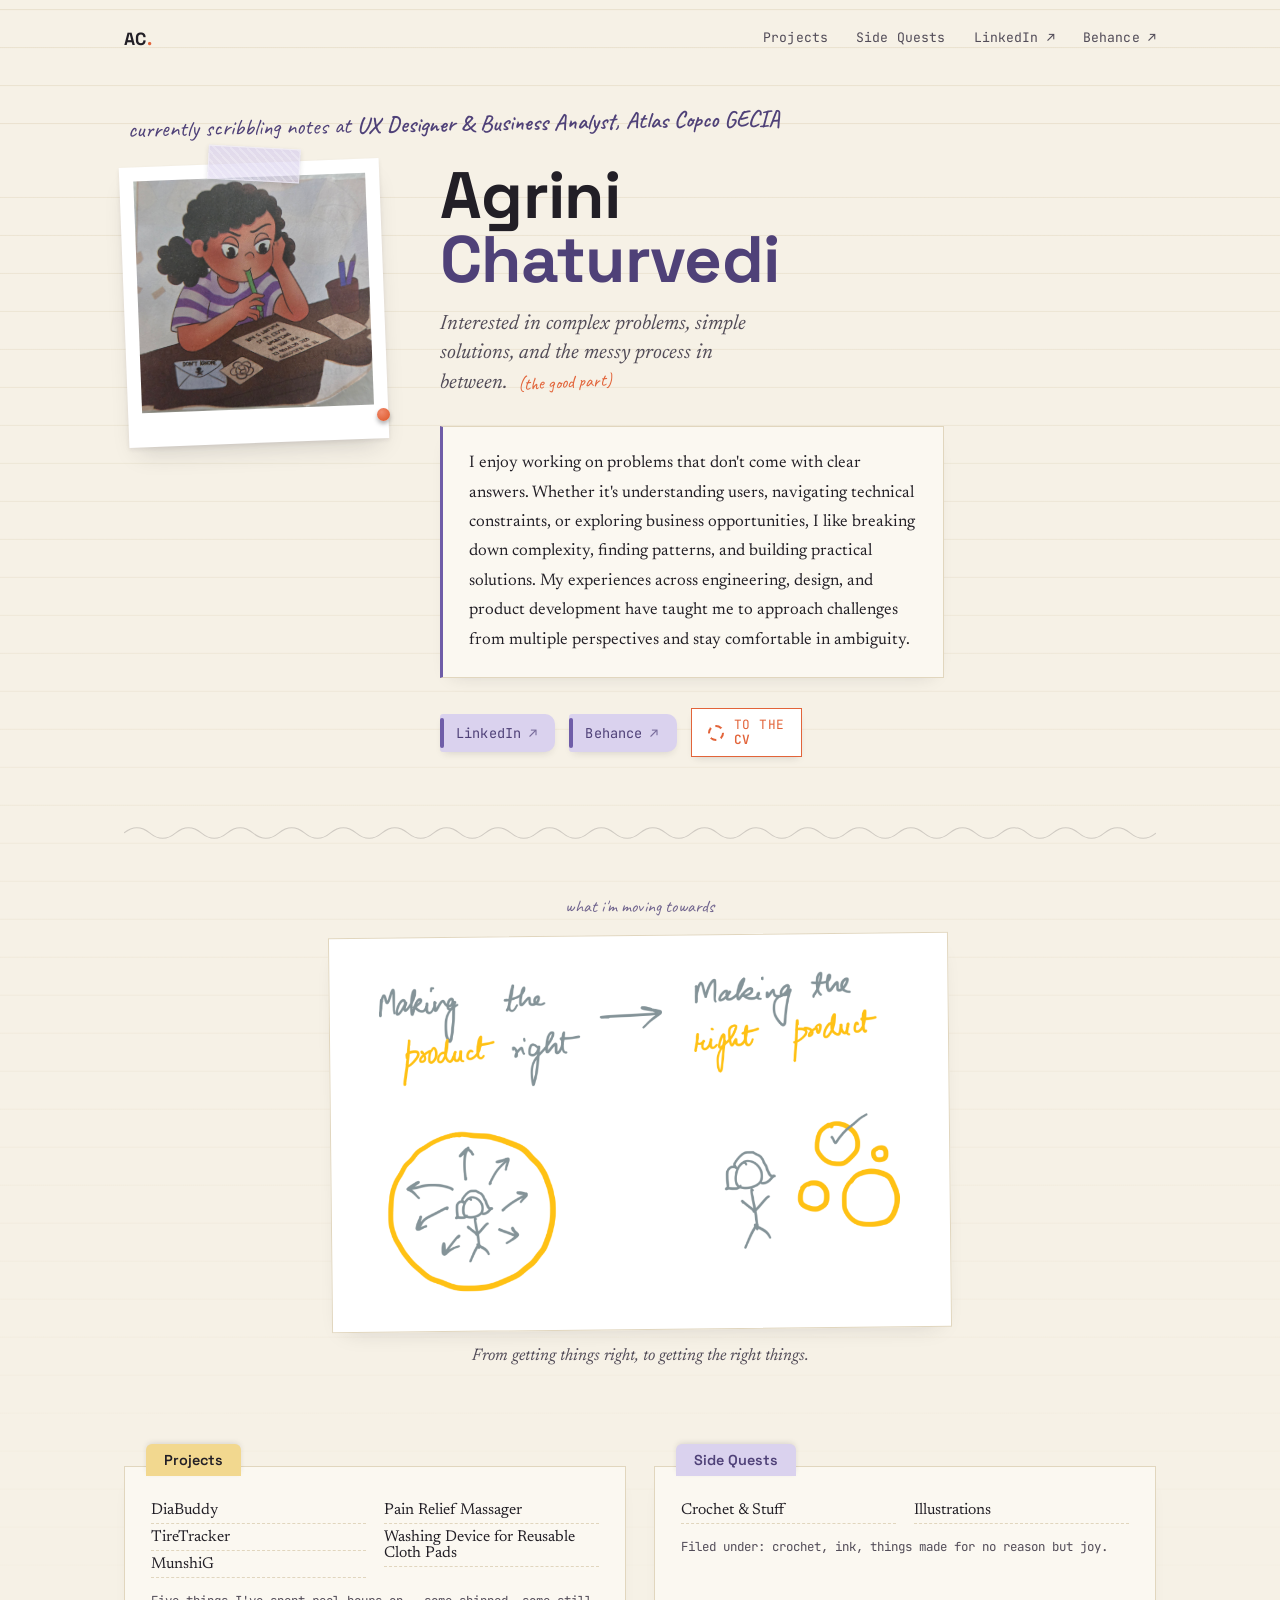
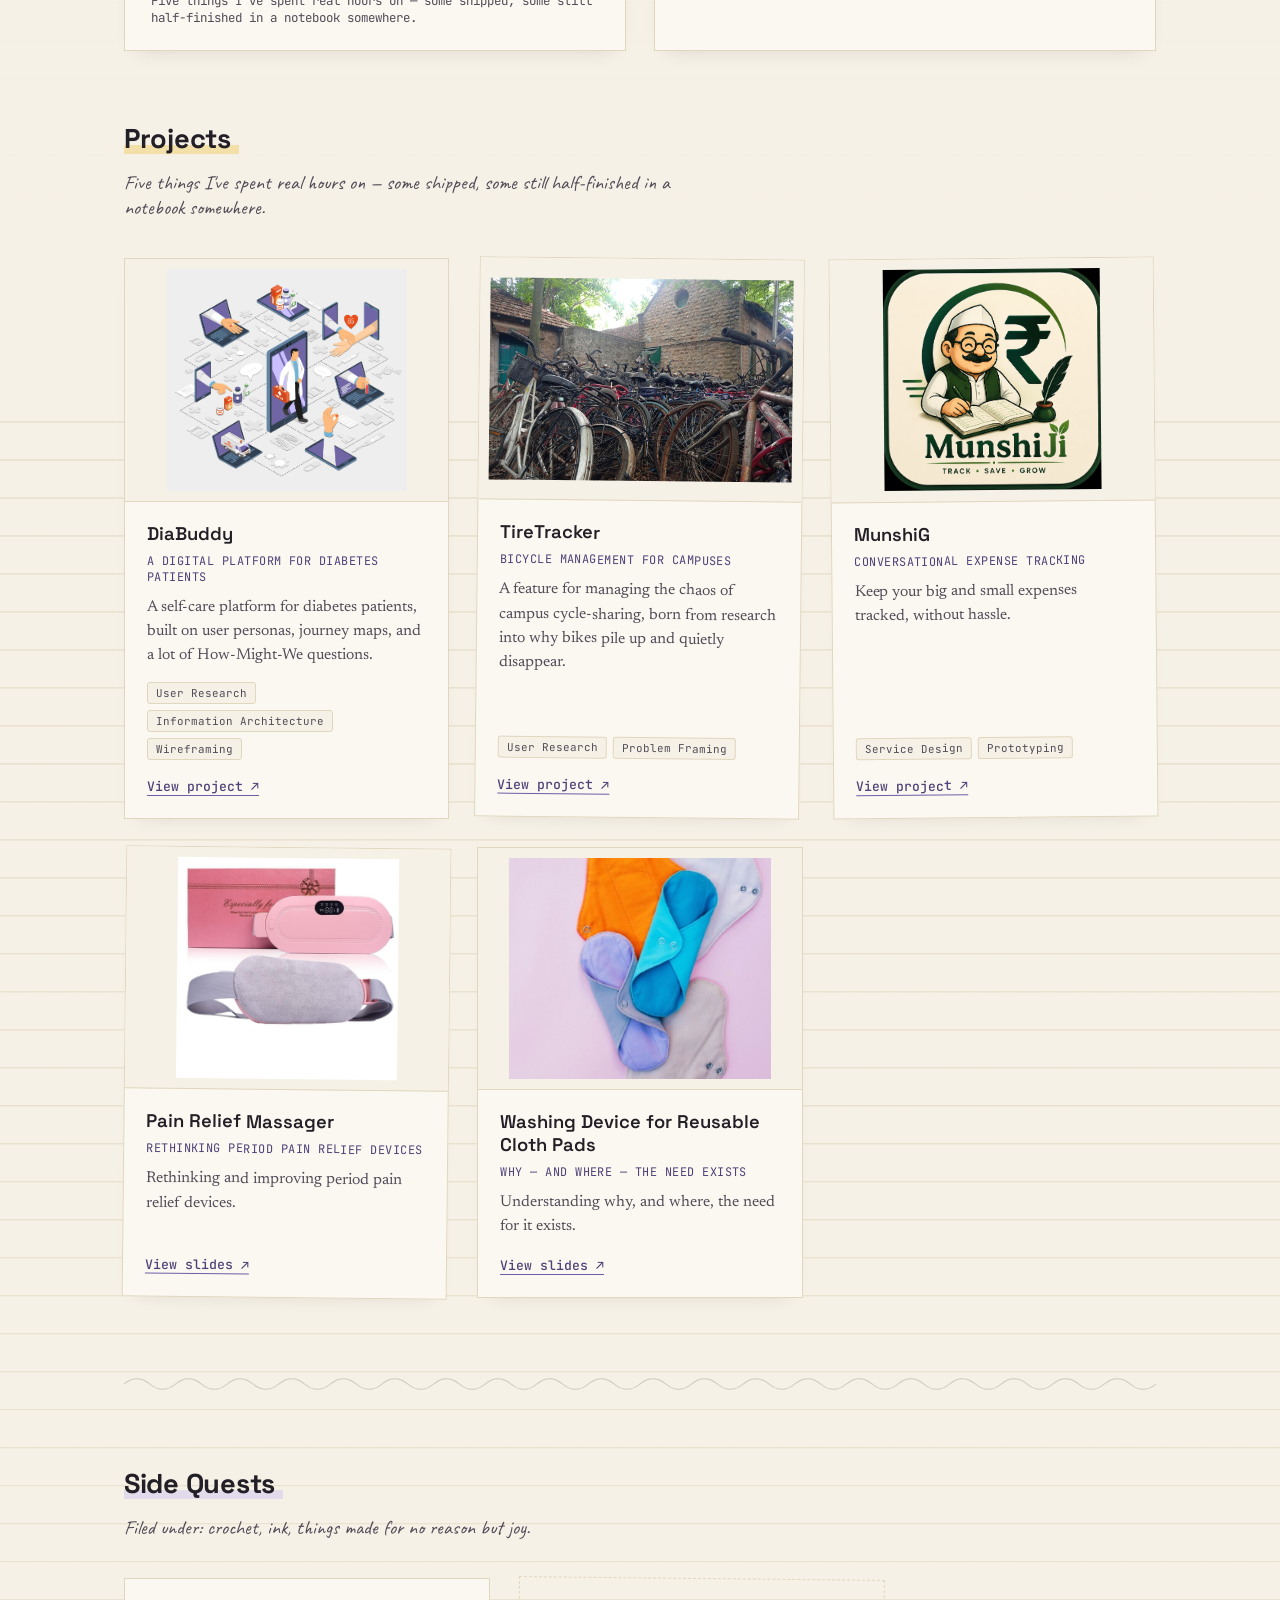
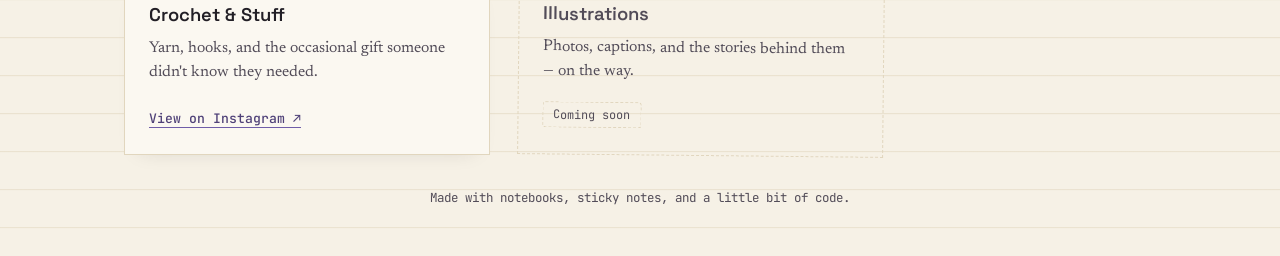
<file: index.html>
<!DOCTYPE html>
<html lang="en">
<head>
<meta charset="UTF-8">
<meta name="viewport" content="width=device-width, initial-scale=1.0">
<title>Agrini Chaturvedi</title>
<meta name="description" content="Agrini Chaturvedi — UX designer and engineer working through ambiguity, one note at a time.">

<link rel="preconnect" href="https://fonts.googleapis.com">
<link rel="preconnect" href="https://fonts.gstatic.com" crossorigin>
<link href="https://fonts.googleapis.com/css2?family=Space+Grotesk:wght@400;500;600;700&family=Newsreader:ital,opsz,wght@0,72,400;0,72,500;1,72,400&family=Caveat:wght@500;600&family=JetBrains+Mono:wght@400;500&display=swap" rel="stylesheet">

<link rel="stylesheet" href="style.css">
</head>
<body>

<div class="page" id="page">

  <!-- ===== NAV ===== -->
  <header class="nav">
    <a href="#top" class="nav__mark">AC<span class="nav__mark-dot">.</span></a>
    <nav class="nav__links">
      <a href="#projects">Projects</a>
      <a href="#side-quests">Side&nbsp;Quests</a>
      <a id="nav-linkedin" href="#" target="_blank" rel="noopener">LinkedIn&nbsp;↗</a>
      <a id="nav-behance" href="#" target="_blank" rel="noopener">Behance&nbsp;↗</a>
    </nav>
  </header>

  <!-- ===== HERO ===== -->
  <main>
    <section class="hero" id="top">

      <p class="hero__eyebrow" id="eyebrow">currently scribbling notes at <span id="eyebrow-role">—</span></p>

      <div class="hero__grid">

        <div class="hero__photo-wrap">
          <div class="hero__photo-card">
            <img id="profile-photo" src="" alt="">
          </div>
          <span class="tape tape--top"></span>
          <span class="pin"></span>
        </div>

        <div class="hero__intro-col">
          <h1 class="hero__name">
            <span id="name-first">Agrini</span>
            <span id="name-last">Chaturvedi</span>
          </h1>

          <p class="hero__tagline">
            <span id="tagline"></span>
            <span class="annotation" id="annotation"></span>
          </p>

          <div class="note-card">
            <p id="intro"></p>
          </div>

          <div class="link-row">
            <a id="link-linkedin" class="tab tab--linkedin" href="#" target="_blank" rel="noopener">
              <span class="tab__label">LinkedIn</span>
            </a>
            <a id="link-behance" class="tab tab--behance" href="#" target="_blank" rel="noopener">
              <span class="tab__label">Behance</span>
            </a>
            <a id="link-cv" class="stamp" href="#" target="_blank" rel="noopener">
              <span class="stamp__perforation"></span>
              <span class="stamp__text">
                <span class="stamp__line1">To the</span>
                <span class="stamp__line2">CV</span>
              </span>
            </a>
          </div>
        </div>

      </div>
    </section>

    <div class="tear" aria-hidden="true">
      <svg viewBox="0 0 1200 36" preserveAspectRatio="none"><path d="M0,18 Q15,2 30,18 T60,18 T90,18 T120,18 T150,18 T180,18 T210,18 T240,18 T270,18 T300,18 T330,18 T360,18 T390,18 T420,18 T450,18 T480,18 T510,18 T540,18 T570,18 T600,18 T630,18 T660,18 T690,18 T720,18 T750,18 T780,18 T810,18 T840,18 T870,18 T900,18 T930,18 T960,18 T990,18 T1020,18 T1050,18 T1080,18 T1110,18 T1140,18 T1170,18 T1200,18" /></svg>
    </div>

    <!-- ===== PHILOSOPHY ===== -->
    <section class="philosophy-strip">
      <span class="philosophy-strip__label" id="philosophy-label"></span>
      <div class="philosophy-strip__image-wrap">
        <img id="philosophy-img" src="" alt="" loading="lazy">
      </div>
      <p class="philosophy-strip__caption" id="philosophy-caption"></p>
    </section>

    <!-- ===== FOLDER TEASERS ===== -->
    <section class="folders">

      <a href="#projects" class="folder folder--projects" id="folder-projects">
        <span class="folder__tab">Projects</span>
        <div class="folder__body">
          <ul class="folder__list" id="projects-list"></ul>
          <p class="folder__caption" id="projects-caption"></p>
        </div>
      </a>

      <a href="#side-quests" class="folder folder--quests" id="folder-quests">
        <span class="folder__tab">Side Quests</span>
        <div class="folder__body">
          <ul class="folder__list" id="quests-list"></ul>
          <p class="folder__caption" id="quests-caption"></p>
        </div>
      </a>

    </section>

    <!-- ===== PROJECTS ===== -->
    <section class="section" id="projects">
      <div class="section__head">
        <span class="section__eyebrow" id="projects-eyebrow"></span>
        <p class="section__intro" id="projects-intro"></p>
      </div>
      <div class="cards cards--projects" id="projects-cards"></div>
    </section>

    <div class="tear" aria-hidden="true">
      <svg viewBox="0 0 1200 36" preserveAspectRatio="none"><path d="M0,18 Q15,2 30,18 T60,18 T90,18 T120,18 T150,18 T180,18 T210,18 T240,18 T270,18 T300,18 T330,18 T360,18 T390,18 T420,18 T450,18 T480,18 T510,18 T540,18 T570,18 T600,18 T630,18 T660,18 T690,18 T720,18 T750,18 T780,18 T810,18 T840,18 T870,18 T900,18 T930,18 T960,18 T990,18 T1020,18 T1050,18 T1080,18 T1110,18 T1140,18 T1170,18 T1200,18" /></svg>
    </div>

    <!-- ===== SIDE QUESTS ===== -->
    <section class="section" id="side-quests">
      <div class="section__head">
        <span class="section__eyebrow" id="quests-eyebrow"></span>
        <p class="section__intro" id="quests-intro"></p>
      </div>
      <div class="cards cards--quests" id="quests-cards"></div>
    </section>

  </main>

  <footer class="footer">
    <span>Made with notebooks, sticky notes, and a little bit of code.</span>
  </footer>

</div>

<script src="script.js"></script>
</body>
</html>
</file>
<file: style.css>
/* ============================================================
   TOKENS
   ============================================================ */
:root{
  --paper:        #F6F1E6;
  --paper-line:   #E1D6BE;
  --ink:          #221F26;
  --ink-soft:     #524C58;
  --violet:       #6F5DA8;
  --violet-deep:  #4F4178;
  --violet-soft:  #DAD2EE;
  --coral:        #E2643A;
  --sticky:       #F2D88F;
  --card:         #FBF8F1;
  --shadow:       rgba(34, 31, 38, 0.18);

  --display: "Space Grotesk", sans-serif;
  --body:    "Newsreader", serif;
  --hand:    "Caveat", cursive;
  --mono:    "JetBrains Mono", monospace;

  --container: 1080px;
}

*{ box-sizing: border-box; }
html{ scroll-behavior: smooth; }

body{
  margin: 0;
  background: var(--paper);
  color: var(--ink);
  font-family: var(--body);
  -webkit-font-smoothing: antialiased;
}

/* faint ruled-paper texture across the whole page */
.page{
  background-image: repeating-linear-gradient(
    to bottom,
    transparent 0,
    transparent 37px,
    var(--paper-line) 38px
  );
  background-position: 0 160px;
}

a{ color: inherit; text-decoration: none; }

:focus-visible{
  outline: 2px solid var(--violet-deep);
  outline-offset: 3px;
  border-radius: 4px;
}

@media (prefers-reduced-motion: reduce){
  *{ animation: none !important; transition: none !important; }
  html{ scroll-behavior: auto; }
}

/* ============================================================
   NAV
   ============================================================ */
.nav{
  max-width: var(--container);
  margin: 0 auto;
  padding: 28px 24px 0;
  display: flex;
  align-items: center;
  justify-content: space-between;
}

.nav__mark{
  font-family: var(--display);
  font-weight: 700;
  font-size: 1.1rem;
  letter-spacing: 0.02em;
}
.nav__mark-dot{ color: var(--coral); }

.nav__links{
  display: flex;
  gap: clamp(14px, 3vw, 28px);
  font-family: var(--mono);
  font-size: 0.82rem;
  letter-spacing: 0.01em;
}
.nav__links a{
  position: relative;
  padding-bottom: 3px;
  color: var(--ink-soft);
}
.nav__links a:hover{ color: var(--violet-deep); }
.nav__links a::after{
  content: "";
  position: absolute;
  left: 0; right: 0; bottom: -2px;
  height: 1px;
  background: var(--violet);
  transform: scaleX(0);
  transition: transform 0.2s ease;
}
.nav__links a:hover::after{ transform: scaleX(1); }

/* ============================================================
   HERO
   ============================================================ */
.hero{
  max-width: var(--container);
  margin: 0 auto;
  padding: 56px 24px 0;
}

.hero__eyebrow{
  font-family: var(--hand);
  font-size: 1.45rem;
  color: var(--violet-deep);
  margin: 0 0 28px 4px;
  transform: rotate(-1deg);
}
.hero__eyebrow span{ font-weight: 600; }

.hero__grid{
  display: grid;
  grid-template-columns: 260px 1fr;
  gap: 56px;
  align-items: start;
}

/* ---- photo, taped to the page ---- */
.hero__photo-wrap{
  position: relative;
  width: 100%;
  max-width: 260px;
}

.hero__photo-card{
  background: #fff;
  padding: 14px 14px 34px;
  box-shadow: 0 14px 26px -10px var(--shadow), 0 2px 4px rgba(34,31,38,0.08);
  transform: rotate(-2.2deg);
  position: relative;
}

.hero__photo-card img{
  display: block;
  width: 100%;
  aspect-ratio: 1 / 1;
  object-fit: cover;
  filter: saturate(1.02);
}

.tape{
  position: absolute;
  width: 92px;
  height: 34px;
  background: linear-gradient(
    to bottom,
    rgba(218,210,238,0.75),
    rgba(218,210,238,0.55)
  );
  border: 1px solid rgba(255,255,255,0.4);
  top: -16px;
  left: 50%;
  transform: translateX(-50%) rotate(3deg);
  box-shadow: 0 2px 5px rgba(34,31,38,0.12);
}
.tape::before{
  content: "";
  position: absolute;
  inset: 0;
  background: repeating-linear-gradient(
    45deg,
    rgba(255,255,255,0.25) 0,
    rgba(255,255,255,0.25) 2px,
    transparent 2px,
    transparent 6px
  );
}

.pin{
  position: absolute;
  width: 13px; height: 13px;
  border-radius: 50%;
  background: radial-gradient(circle at 35% 30%, #f08a6c, var(--coral) 70%);
  box-shadow: 0 3px 4px rgba(34,31,38,0.35);
  right: -6px;
  bottom: 22px;
}

/* ---- intro column ---- */
.hero__name{
  font-family: var(--display);
  font-weight: 700;
  line-height: 0.98;
  margin: 0 0 18px;
  font-size: clamp(2.6rem, 5.4vw, 4.1rem);
  letter-spacing: -0.01em;
}
.hero__name span{ display: block; }
.hero__name span:last-child{ color: var(--violet-deep); }

.hero__tagline{
  font-family: var(--body);
  font-style: italic;
  font-size: 1.3rem;
  line-height: 1.42;
  color: var(--ink-soft);
  max-width: 30ch;
  margin: 0 0 28px;
  position: relative;
}

.annotation{
  display: inline-block;
  font-family: var(--hand);
  font-style: normal;
  font-size: 1.15rem;
  color: var(--coral);
  margin-left: 6px;
  transform: rotate(-3deg);
}

.note-card{
  background: var(--card);
  border: 1px solid var(--paper-line);
  border-left: 3px solid var(--violet);
  padding: 22px 26px;
  max-width: 56ch;
  box-shadow: 0 8px 18px -12px var(--shadow);
  margin-bottom: 30px;
}
.note-card p{
  margin: 0;
  font-size: 1.05rem;
  line-height: 1.75;
  color: var(--ink);
}

/* ---- links ---- */
.link-row{
  display: flex;
  flex-wrap: wrap;
  gap: 14px;
  align-items: center;
}

.tab{
  font-family: var(--mono);
  font-size: 0.85rem;
  letter-spacing: 0.01em;
  background: var(--violet-soft);
  color: var(--violet-deep);
  padding: 10px 18px 10px 16px;
  border-radius: 3px 10px 10px 3px;
  position: relative;
  display: inline-flex;
  align-items: center;
  transition: transform 0.15s ease, box-shadow 0.15s ease;
  box-shadow: 0 4px 8px -4px var(--shadow);
}
.tab::before{
  content: "";
  position: absolute;
  left: 0; top: 4px; bottom: 4px;
  width: 4px;
  background: var(--violet);
  border-radius: 2px;
}
.tab:hover{
  transform: translateY(-2px);
  box-shadow: 0 8px 14px -6px var(--shadow);
}
.tab__label::after{ content: "\00a0↗"; opacity: 0.7; }

.stamp{
  font-family: var(--mono);
  display: inline-flex;
  align-items: center;
  gap: 10px;
  background: #fff;
  border: 1.5px solid var(--coral);
  padding: 9px 16px;
  position: relative;
  box-shadow: 0 4px 8px -4px var(--shadow);
  transition: transform 0.15s ease, box-shadow 0.15s ease;
}
.stamp:hover{
  transform: translateY(-2px) rotate(-1deg);
  box-shadow: 0 8px 14px -6px var(--shadow);
}
.stamp__perforation{
  width: 16px; height: 16px;
  border-radius: 50%;
  border: 2px dashed var(--coral);
  flex-shrink: 0;
}
.stamp__text{
  display: flex;
  flex-direction: column;
  line-height: 1.15;
  font-size: 0.8rem;
  color: var(--coral);
  text-transform: uppercase;
  letter-spacing: 0.04em;
}
.stamp__line2{ font-weight: 600; }

/* ============================================================
   TORN DIVIDER
   ============================================================ */
.tear{
  max-width: var(--container);
  margin: 64px auto 0;
  padding: 0 24px;
  color: var(--paper-line);
}
.tear svg{
  width: 100%;
  height: 24px;
  display: block;
}
.tear path{
  fill: none;
  stroke: var(--ink);
  stroke-opacity: 0.18;
  stroke-width: 1.5;
}

/* ============================================================
   FOLDER TEASERS
   ============================================================ */
.folders{
  max-width: var(--container);
  margin: 0 auto;
  padding: 40px 24px 0;
  display: grid;
  grid-template-columns: 1fr 1fr;
  gap: 36px 28px;
}

.folder{
  position: relative;
  display: block;
  margin-top: 22px;
}

.folder__tab{
  position: absolute;
  top: -22px;
  left: 22px;
  background: var(--sticky);
  font-family: var(--display);
  font-weight: 600;
  font-size: 0.9rem;
  padding: 7px 18px;
  border-radius: 6px 6px 0 0;
  box-shadow: 0 -2px 6px -2px var(--shadow);
}

.folder--quests .folder__tab{ background: var(--violet-soft); color: var(--violet-deep); }

.folder__body{
  background: var(--card);
  border: 1px solid var(--paper-line);
  padding: 30px 26px 24px;
  height: 100%;
  transition: transform 0.18s ease, box-shadow 0.18s ease;
  box-shadow: 0 10px 20px -14px var(--shadow);
}
.folder:hover .folder__body{
  transform: translateY(-3px);
  box-shadow: 0 16px 26px -16px var(--shadow);
}

.folder__list{
  list-style: none;
  margin: 0 0 14px;
  padding: 0;
  columns: 2;
  column-gap: 18px;
}
.folder__list li{
  font-family: var(--body);
  font-size: 0.98rem;
  padding: 5px 0;
  border-bottom: 1px dashed var(--paper-line);
  color: var(--ink);
}

.folder__caption{
  font-family: var(--mono);
  font-size: 0.78rem;
  color: var(--ink-soft);
  margin: 0;
}

/* ============================================================
   SECTIONS (Projects / Side Quests)
   ============================================================ */
.section{
  max-width: var(--container);
  margin: 0 auto;
  padding: 70px 24px 10px;
  scroll-margin-top: 24px;
}

.section__head{
  margin-bottom: 38px;
  max-width: 62ch;
}

.section__eyebrow{
  display: inline-block;
  font-family: var(--display);
  font-weight: 700;
  font-size: 1.7rem;
  letter-spacing: -0.01em;
  margin-bottom: 8px;
  position: relative;
}
.section__eyebrow::after{
  content: "";
  position: absolute;
  left: 0; right: -8px; bottom: 2px;
  height: 9px;
  background: var(--sticky);
  z-index: -1;
  opacity: 0.7;
}
#side-quests .section__eyebrow::after{ background: var(--violet-soft); }

.section__intro{
  font-family: var(--hand);
  font-size: 1.25rem;
  color: var(--ink-soft);
  margin: 6px 0 0;
}

/* ---- card grid ---- */
.cards{
  display: grid;
  gap: 28px;
}
.cards--projects{
  grid-template-columns: repeat(3, 1fr);
}
.cards--quests{
  grid-template-columns: repeat(2, 1fr);
  max-width: 760px;
}

.card{
  background: var(--card);
  border: 1px solid var(--paper-line);
  box-shadow: 0 10px 20px -16px var(--shadow);
  display: flex;
  flex-direction: column;
  transition: transform 0.18s ease, box-shadow 0.18s ease;
}
.card:nth-child(2n){ transform: rotate(0.6deg); }
.card:nth-child(3n){ transform: rotate(-0.5deg); }
.card:hover{
  transform: translateY(-4px) rotate(0deg);
  box-shadow: 0 18px 28px -16px var(--shadow);
}

.card__image{
  background: var(--paper);
  border-bottom: 1px solid var(--paper-line);
  aspect-ratio: 4 / 3;
  display: flex;
  align-items: center;
  justify-content: center;
  overflow: hidden;
  padding: 10px;
}
.card__image img{
  max-width: 100%;
  max-height: 100%;
  width: auto;
  height: auto;
  object-fit: contain;
}

.card__body{
  padding: 20px 22px 22px;
  display: flex;
  flex-direction: column;
  gap: 8px;
  flex: 1;
}

.card__title{
  font-family: var(--display);
  font-weight: 600;
  font-size: 1.15rem;
  margin: 0;
  color: var(--ink);
}

.card__subtitle{
  font-family: var(--mono);
  font-size: 0.74rem;
  text-transform: uppercase;
  letter-spacing: 0.04em;
  color: var(--violet-deep);
  margin: 0;
}

.card__desc{
  font-family: var(--body);
  font-size: 0.98rem;
  line-height: 1.55;
  color: var(--ink-soft);
  margin: 2px 0 0;
  flex: 1;
}

.card__tags{
  display: flex;
  flex-wrap: wrap;
  gap: 6px;
  margin-top: 6px;
}
.card__tag{
  font-family: var(--mono);
  font-size: 0.68rem;
  background: var(--paper);
  border: 1px solid var(--paper-line);
  color: var(--ink-soft);
  padding: 3px 8px;
  border-radius: 3px;
}

.card__link{
  margin-top: 10px;
  font-family: var(--mono);
  font-size: 0.82rem;
  color: var(--violet-deep);
  font-weight: 500;
  align-self: flex-start;
  border-bottom: 1px solid var(--violet);
}
.card__link:hover{ color: var(--coral); border-color: var(--coral); }

.card__soon{
  margin-top: 10px;
  display: inline-flex;
  align-items: center;
  gap: 6px;
  font-family: var(--mono);
  font-size: 0.74rem;
  color: var(--ink-soft);
  border: 1px dashed var(--paper-line);
  padding: 4px 10px;
  align-self: flex-start;
  border-radius: 3px;
}

.card--quest .card__body{ padding: 24px 24px 26px; }
.card--placeholder{
  background: transparent;
  border-style: dashed;
  box-shadow: none;
}
.card--placeholder .card__title{ color: var(--ink-soft); }



/* ============================================================
   PHILOSOPHY STRIP
   ============================================================ */
.philosophy-strip{
  max-width: var(--container);
  margin: 0 auto;
  padding: 50px 24px 40px;
  display: flex;
  flex-direction: column;
  align-items: center;
  gap: 18px;
  text-align: center;
}

.philosophy-strip__label{
  font-family: var(--hand);
  font-size: 1.1rem;
  color: var(--violet-deep);
  letter-spacing: 0.01em;
  opacity: 0.8;
}

.philosophy-strip__image-wrap{
  background: #fff;
  border: 1px solid var(--paper-line);
  padding: 20px 28px;
  box-shadow: 0 10px 24px -14px var(--shadow);
  transform: rotate(-0.6deg);
  max-width: 620px;
  width: 100%;
}
.philosophy-strip__image-wrap img{
  display: block;
  width: 100%;
  height: auto;
}

.philosophy-strip__caption{
  font-family: var(--body);
  font-style: italic;
  font-size: 1.05rem;
  color: var(--ink-soft);
  margin: 0;
  max-width: 38ch;
}

/* ============================================================
   FOOTER
   ============================================================ */
.footer{
  max-width: var(--container);
  margin: 0 auto;
  padding: 24px 24px 50px;
  font-family: var(--mono);
  font-size: 0.78rem;
  color: var(--ink-soft);
  text-align: center;
}

/* ============================================================
   RESPONSIVE
   ============================================================ */
@media (max-width: 900px){
  .cards--projects{ grid-template-columns: repeat(2, 1fr); }
}

@media (max-width: 760px){
  .hero__grid{
    grid-template-columns: 1fr;
    gap: 32px;
  }
  .hero__photo-wrap{
    margin: 0 auto;
    max-width: 200px;
  }
  .hero__name{ text-align: left; }
  .folders{ grid-template-columns: 1fr; }
  .folder__list{ columns: 1; }
  .nav__links{ font-size: 0.74rem; gap: 12px; flex-wrap: wrap; justify-content: flex-end; row-gap: 8px; }
  .nav{ flex-wrap: wrap; row-gap: 10px; }
  .cards--projects{ grid-template-columns: 1fr; }
  .cards--quests{ grid-template-columns: 1fr; }
  .card:nth-child(2n), .card:nth-child(3n){ transform: none; }
  .section{ padding-top: 50px; }
}

@media (max-width: 420px){
  .hero{ padding-top: 40px; }
  .hero__eyebrow{ font-size: 1.2rem; }
}
</file>
